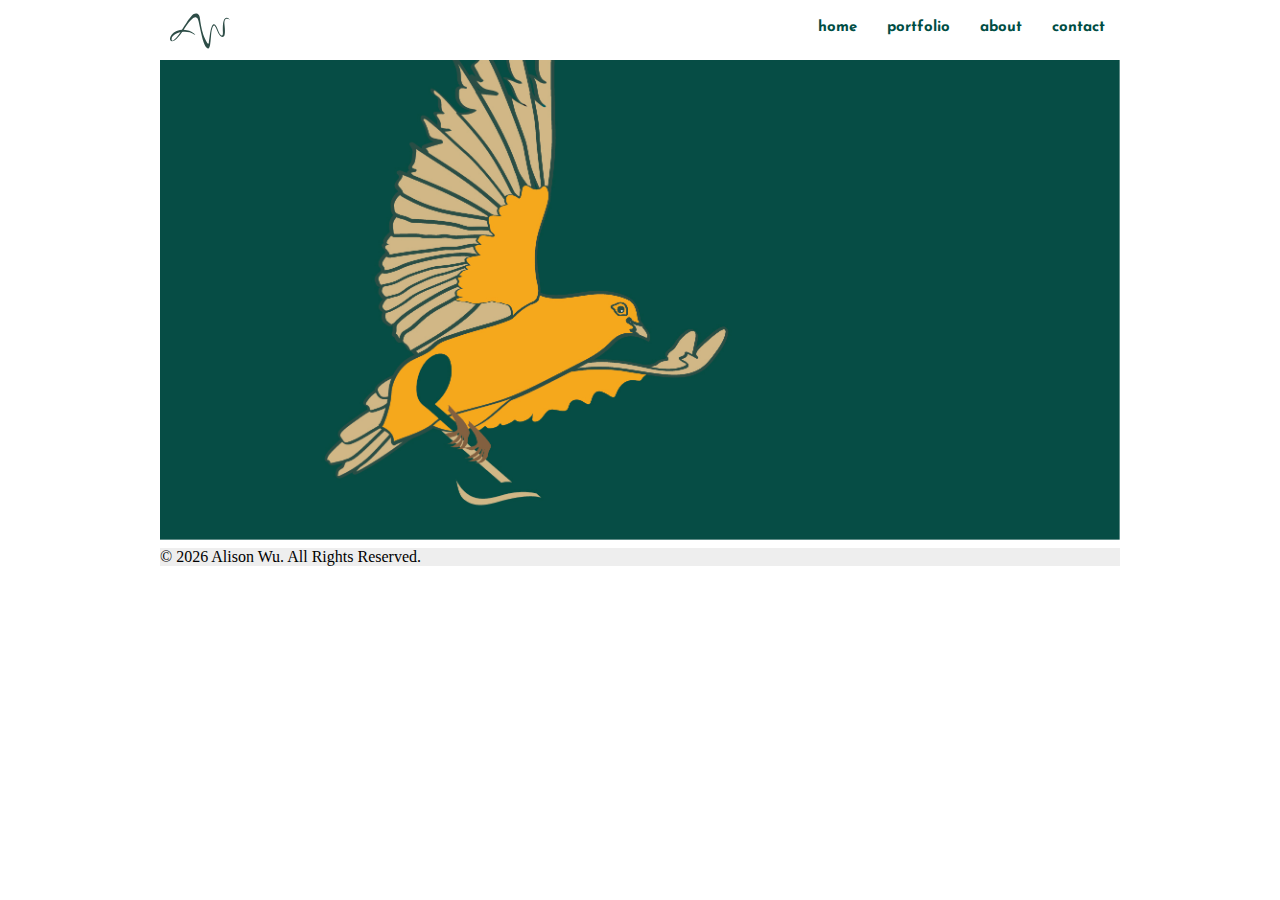
<file: Wenchi_W_Final_Project_1202/index.html>
<!DOCTYPE html>
<html lang="en">
<head>
	<meta charset="utf-8">
	<title>Graphic designer from Toronto</title>
	<link href="styles/main.css" rel="stylesheet">
	<link href="https://fonts.googleapis.com/css?family=Josefin+Sans&display=swap" rel="stylesheet">
</head>
<body>

	<div id="container">
		<header>
			<h1><img src="images/my logo.svg" alt="a logo of upper case a and w in scipt typeface"></h1>
		</header>

		<nav>
			<ul>
				<li><a href="contact.html">contact</a></li>
				<li><a href="about.html">about</a></li>
				<li><a href="portfolio.html">portfolio</a></li>
				<li><a href="index.html">home</a></li>
		</nav><!-- this is the end of nav --> 

		<div id="banner">
			<h1><img src="images/Banners_home.jpg" alt="bird, guitar and snail" style="width:960px;height: 480px;"></h1>
		</div><!-- this is the end of column1 -->

		

		<footer>

			<p>&copy; <script> document.write( new Date().getFullYear() );</script> Alison Wu. All Rights Reserved.</p>

		</footer><!-- this is the end of footer -->

	</div><!-- this is the end of container -->
</body>
</html>
</file>
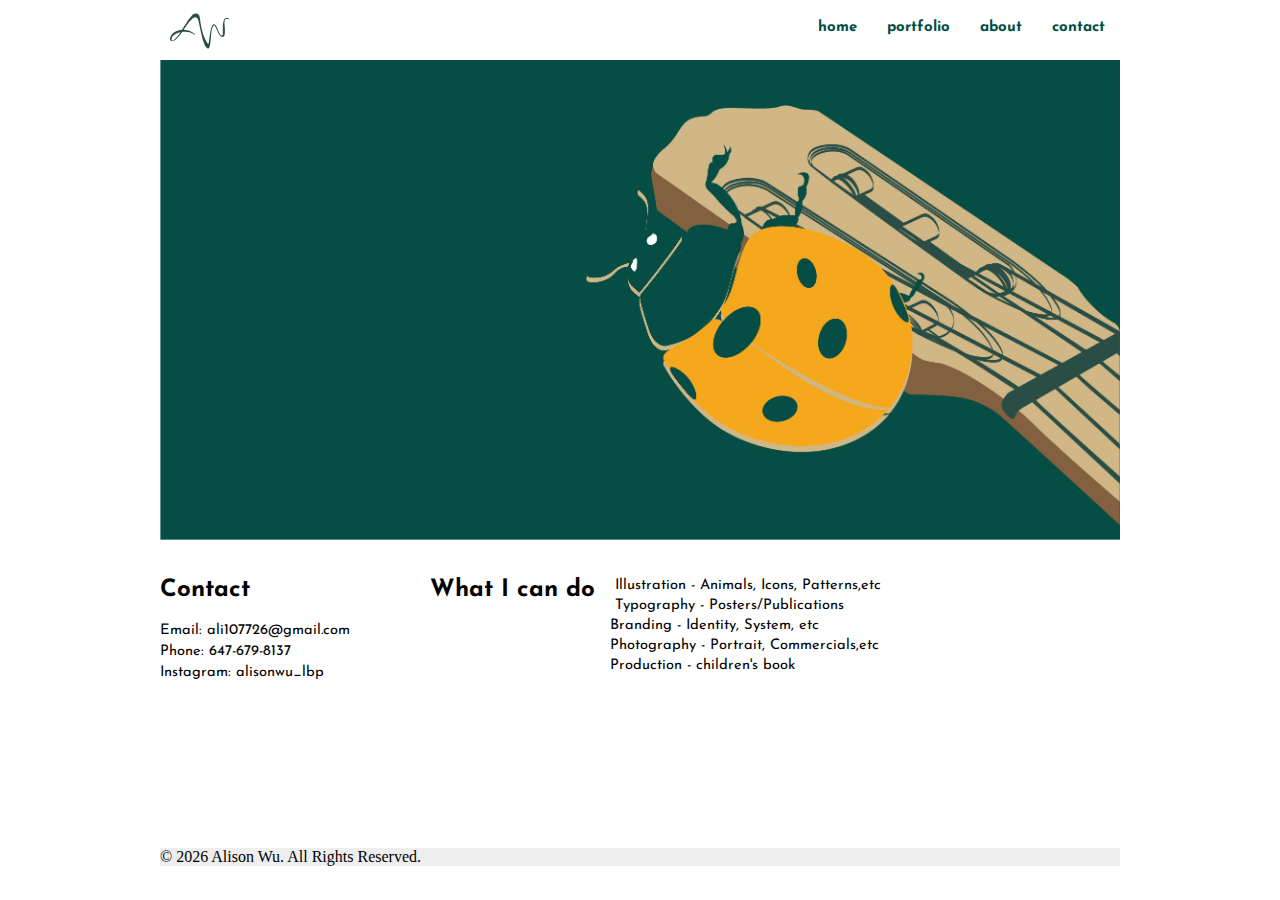
<file: Wenchi_W_Final_Project_1202/contact.html>
<!DOCTYPE html>
<html lang="en">
<head>
	<meta charset="utf-8">
	<title>Graphic designer from Toronto</title>
	<link href="styles/main.css" rel="stylesheet">
	<link href="https://fonts.googleapis.com/css?family=Josefin+Sans&display=swap" rel="stylesheet">
</head>
<body>

	<div id="container">
		<header>
			<h1><img src="images/my logo.svg" alt="a logo of upper case a and w in scipt typeface"></h1>
		</header>

		<nav>
			<ul>
				<li><a href="contact.html">contact</a></li>
				<li><a href="about.html">about</a></li>
				<li><a href="portfolio.html">portfolio</a></li>
				<li><a href="index.html">home</a></li>
			</ul>
		</nav><!-- this is the end of nav --> 

		<div id="banner">
			<h1><img src="images/Banners_contact.jpg" alt="bird, guitar and snail" style="width:960px;height: 480px;"></h1>
		</div><!-- this is the end of column1 -->

		<section id="contactpage">

			<h2>What I can do</h2>
			<ul>
				
				<li>Illustration - Animals, Icons, Patterns,etc
				<li>Typography - Posters/Publications
				<li>Branding - Identity, System, etc
				<li>Photography - Portrait, Commercials,etc
				<li>Production - children's book

			</ul>
			

		</section><!-- this is the end of main content -->

		<aside>
			<h2>Contact</h2>
			<ul>
				<li>Email: ali107726@gmail.com
				<li>Phone: 647-679-8137
				<li>Instagram: alisonwu_lbp

			</ul>
		</aside><!-- this is the end of sidebar -->

		<footer>

			<p>&copy; <script> document.write( new Date().getFullYear() );</script> Alison Wu. All Rights Reserved.</p>

		</footer><!-- this is the end of footer -->

	</div><!-- this is the end of container -->
</body>
</html>
</file>
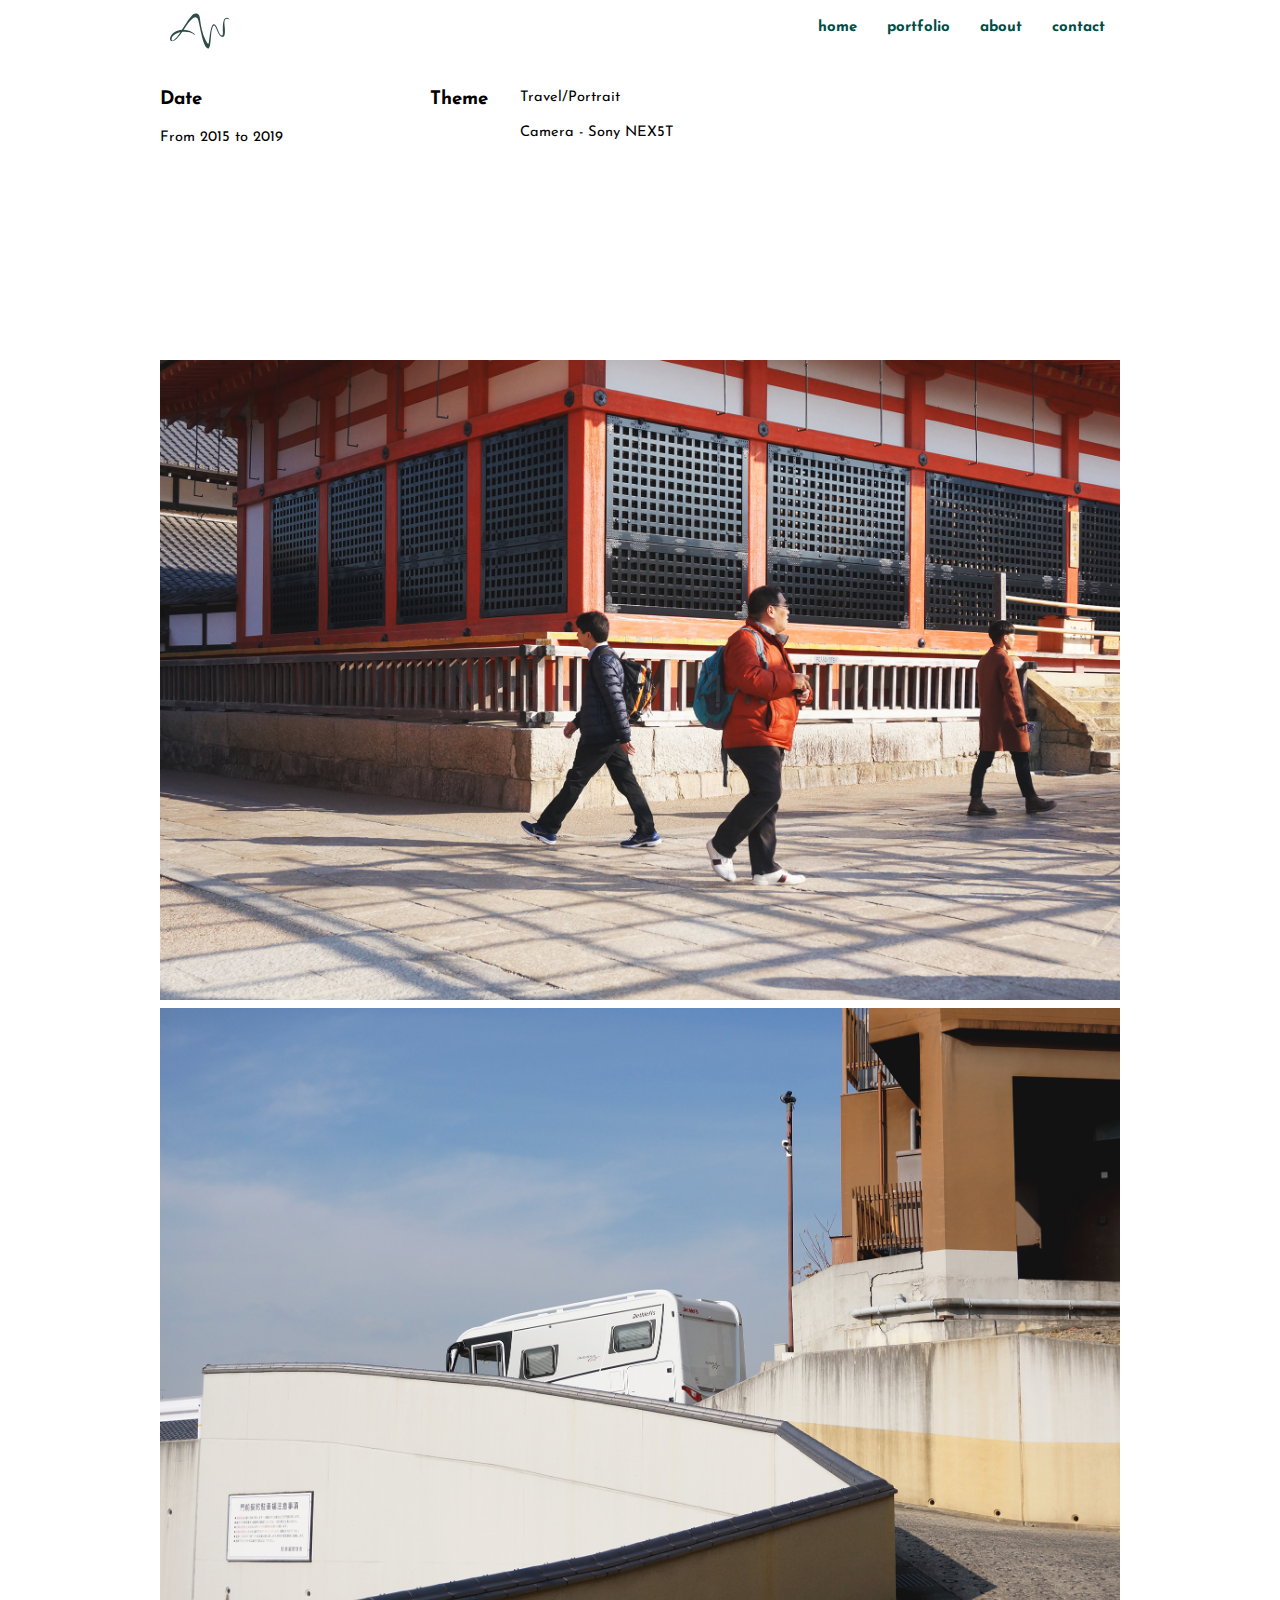
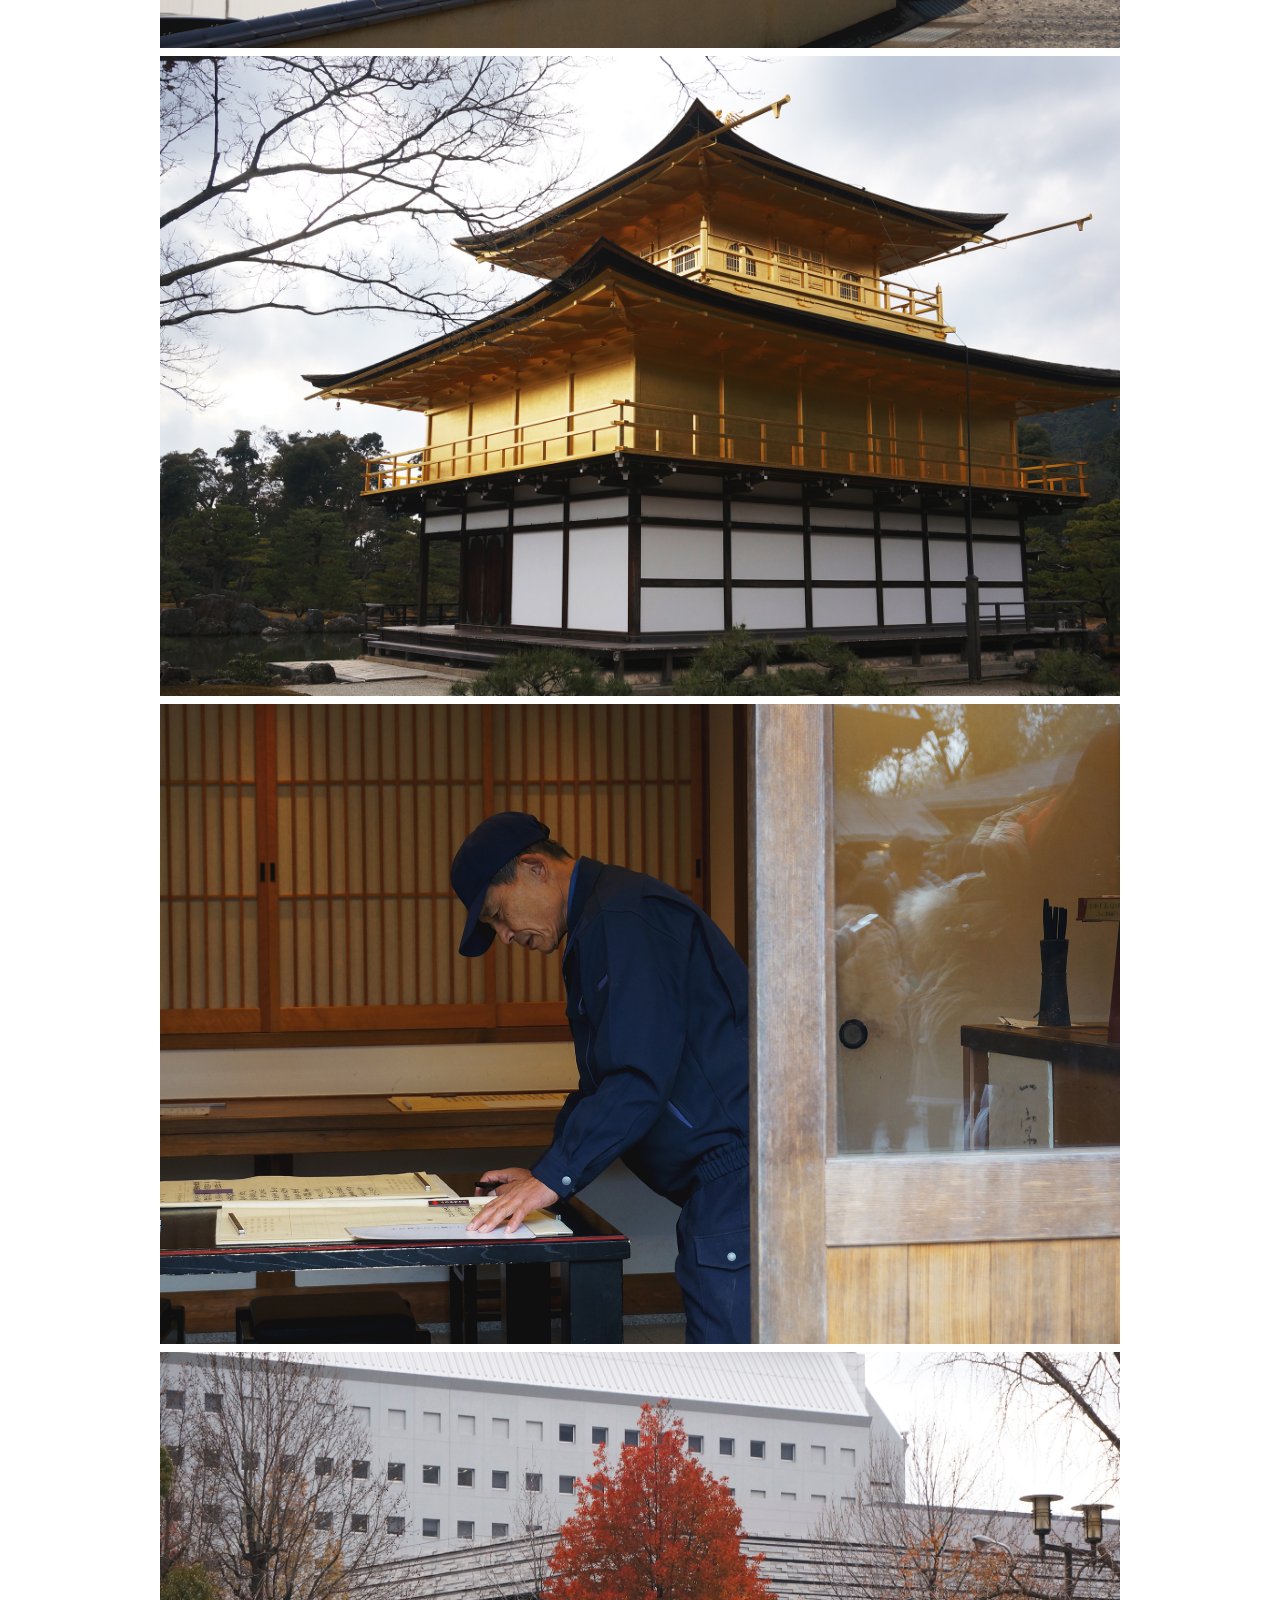
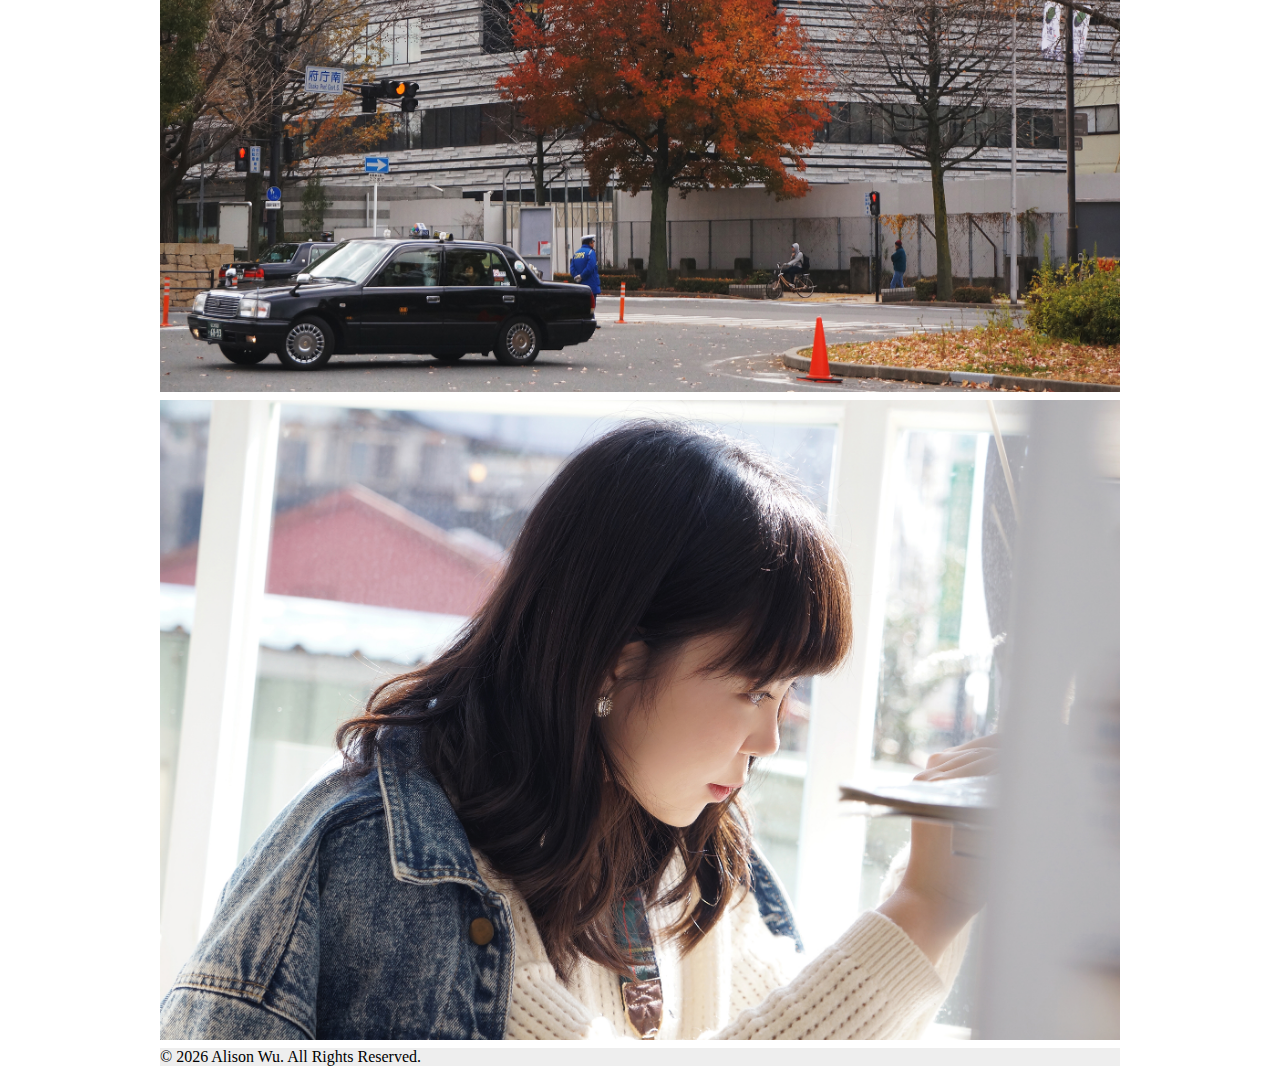
<file: Wenchi_W_Final_Project_1202/portfolio_next2.html>
<!DOCTYPE html>
<html lang="en">
<head>
	<meta charset="utf-8">
	<title>Graphic designer from Toronto</title>
	<link href="styles/main.css" rel="stylesheet">
	<link href="https://fonts.googleapis.com/css?family=Josefin+Sans&display=swap" rel="stylesheet">
</head>
<body>

	<div id="container">
		<header>
			<h1><img src="images/my logo.svg" alt="a logo of upper case a and w in scipt typeface"></h1>
		</header>

		<nav>
			<ul>
				<li><a href="contact.html">contact</a></li>
				<li><a href="about.html">about</a></li>
				<li><a href="portfolio.html">portfolio</a></li>
				<li><a href="index.html">home</a></li>
			</ul>
		</nav><!-- this is the end of nav --> 

		

		<section>
			<h3>Theme</h3>
			<p>Travel/Portrait</p>
			<p>Camera - Sony NEX5T</p>
		</section><!-- this is the end of main content -->

		<aside>
			<h3>Date</h3>
			<ul>
				<li>From 2015 to 2019</li>
			</ul>
		</aside><!-- this is the end of sidebar -->

		<div id="banner">
			<h1><img src="images/pub4_1.jpg" alt="bird, guitar and snail" style="width:960px;height: 640px;"></h1>
			<h1><img src="images/pub4_2.jpg" alt="bird, guitar and snail" style="width:960px;height: 640px;"></h1>
			<h1><img src="images/pub4_3.jpg" alt="bird, guitar and snail" style="width:960px;height: 640px;"></h1>
			<h1><img src="images/pub4_4.jpg" alt="bird, guitar and snail" style="width:960px;height: 640px;"></h1>
			<h1><img src="images/pub4_5.jpg" alt="bird, guitar and snail" style="width:960px;height: 640px;"></h1>
			<h1><img src="images/pub4_6.jpg" alt="bird, guitar and snail" style="width:960px;height: 640px;"></h1>
		</div><!-- this is the end of column1 -->

		<footer>

			<p>&copy; <script> document.write( new Date().getFullYear() );</script> Alison Wu. All Rights Reserved.</p>

		</footer><!-- this is the end of footer -->

	</div><!-- this is the end of container -->
</body>
</html>
</file>
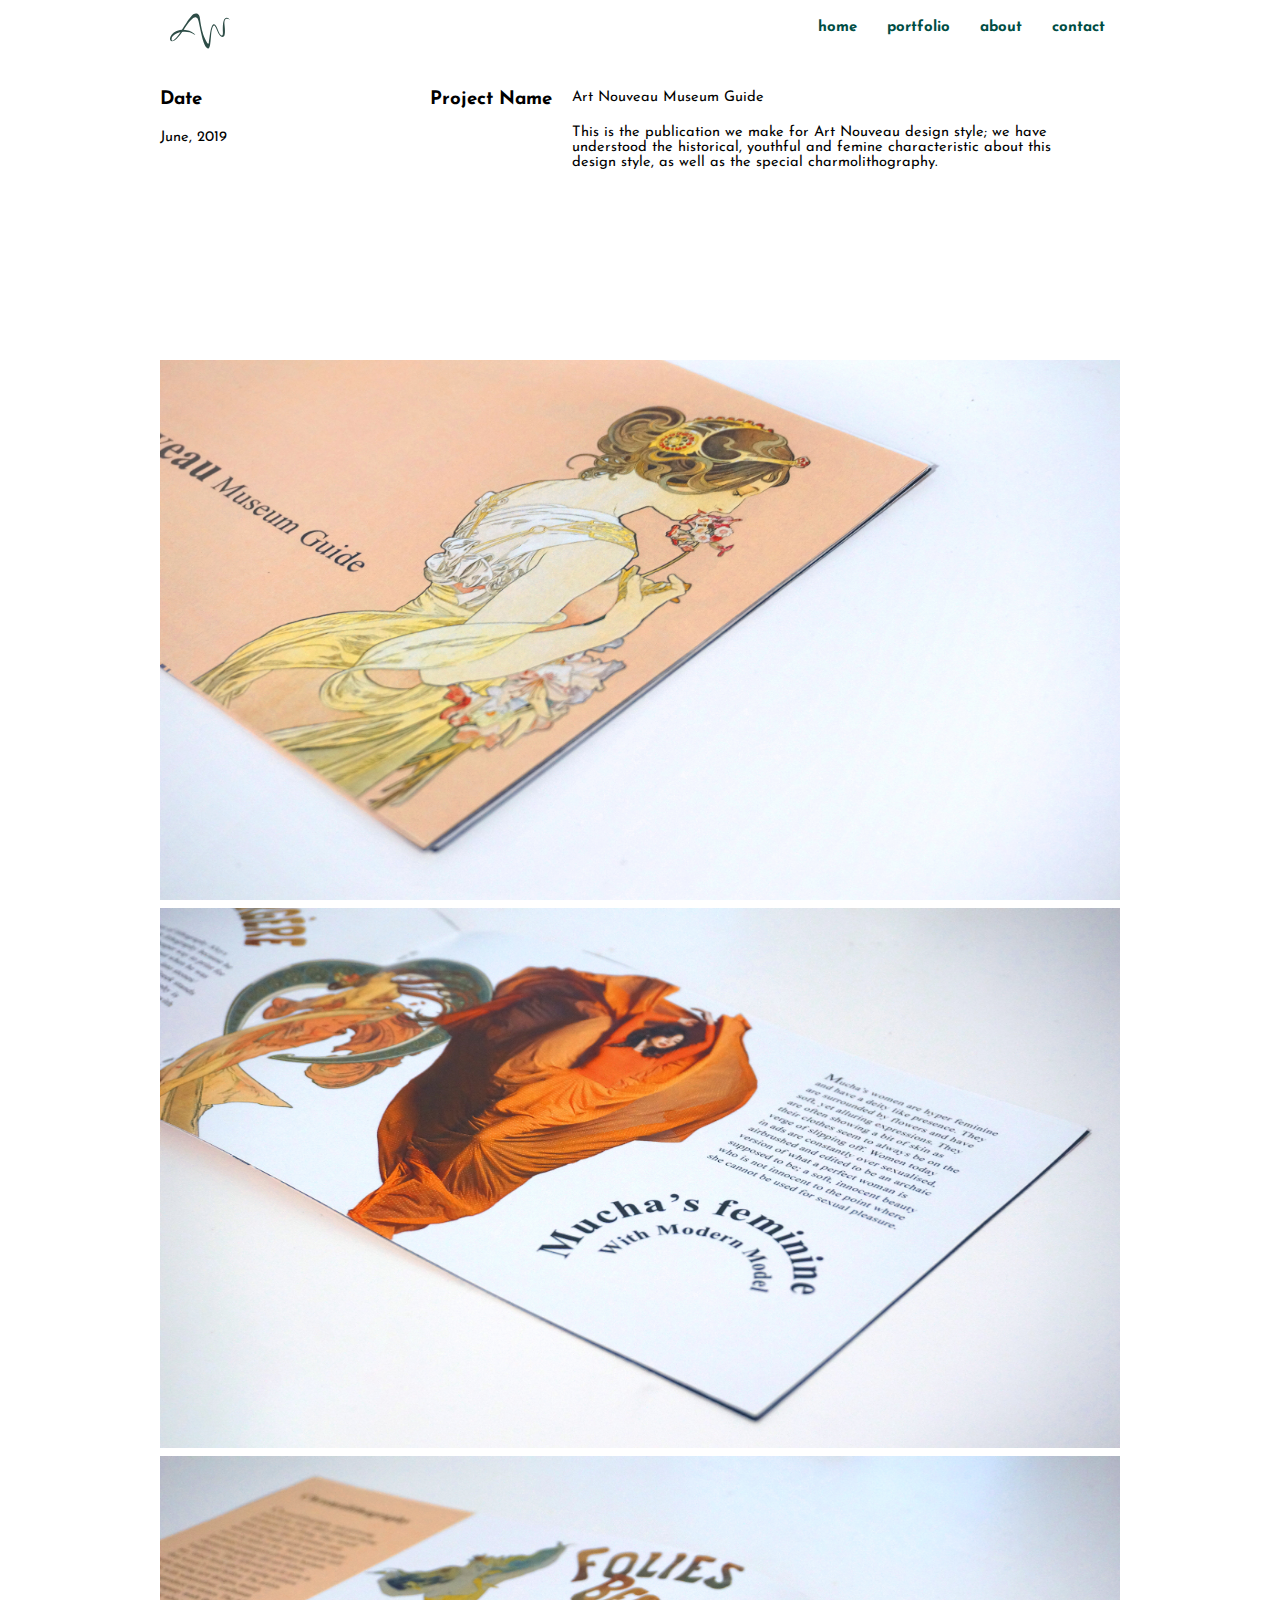
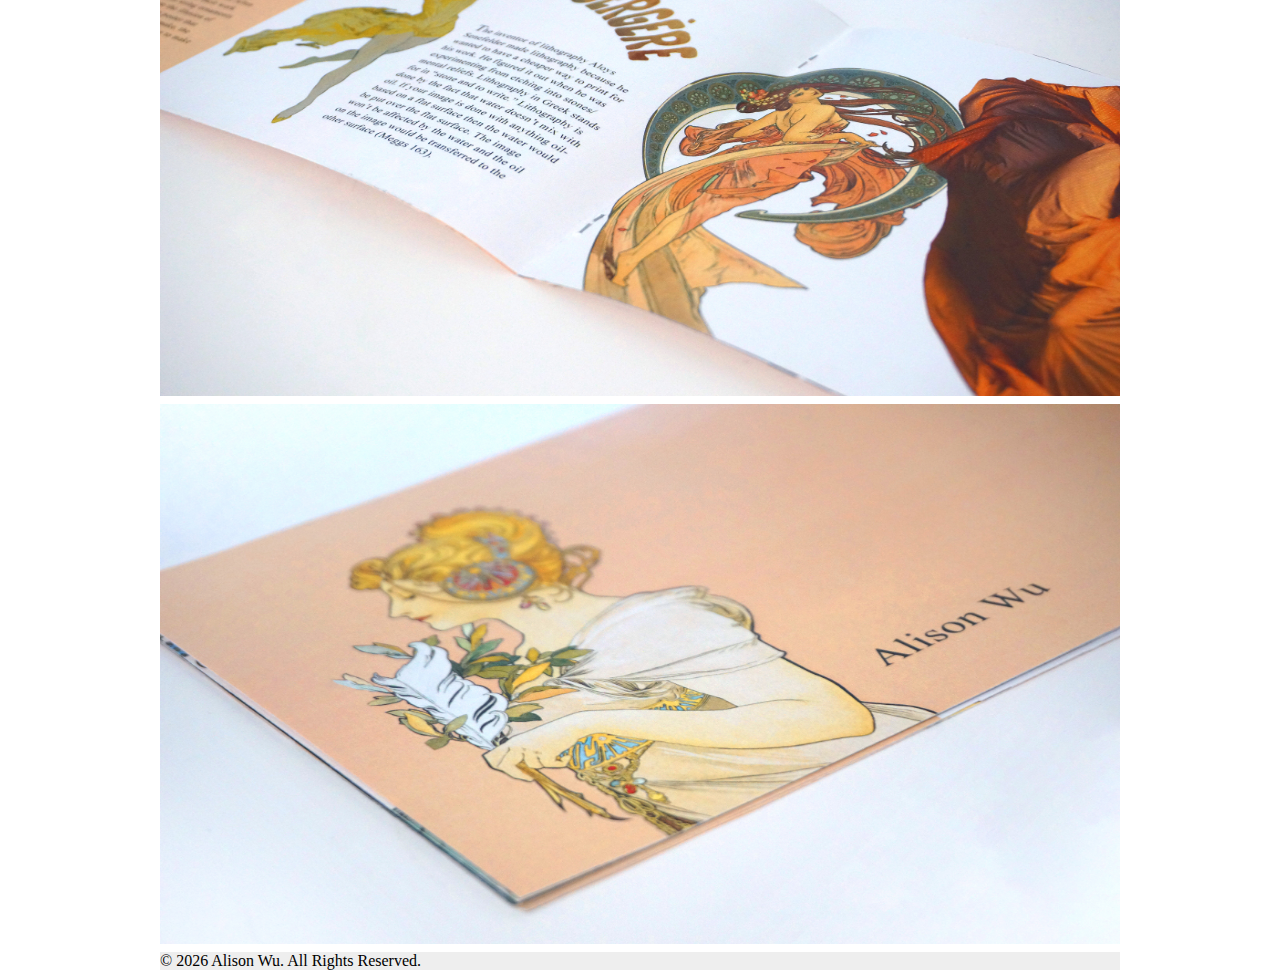
<file: Wenchi_W_Final_Project_1202/portfolio_next3.html>
<!DOCTYPE html>
<html lang="en">
<head>
	<meta charset="utf-8">
	<title>Graphic designer from Toronto</title>
	<link href="styles/main.css" rel="stylesheet">
	<link href="https://fonts.googleapis.com/css?family=Josefin+Sans&display=swap" rel="stylesheet">
</head>
<body>

	<div id="container">
		<header>
			<h1><img src="images/my logo.svg" alt="a logo of upper case a and w in scipt typeface"></h1>
		</header>

		<nav>
			<ul>
				<li><a href="contact.html">contact</a></li>
				<li><a href="about.html">about</a></li>
				<li><a href="portfolio.html">portfolio</a></li>
				<li><a href="index.html">home</a></li>
			</ul>
		</nav><!-- this is the end of nav --> 

		

		<section>
			<h3>Project Name</h3>
			<p id="p">Art Nouveau Museum Guide</p>
			<p id="p">This is the publication we make for Art Nouveau design style; we have understood the historical, youthful and femine characteristic about this design style, as well as the special charmolithography. </p>
		</section><!-- this is the end of main content -->

		<aside>
			<h3>Date</h3>
			<ul>
				<li> June, 2019</li>
			</ul>
		</aside><!-- this is the end of sidebar -->

		<div id="banner">
			<h1><img src="images/pub1_1.jpg" alt="bird, guitar and snail" style="width:960px;height: 540px;"></h1>
			<h1><img src="images/pub1_2.jpg" alt="bird, guitar and snail" style="width:960px;height: 540px;"></h1>
			<h1><img src="images/pub1_3.jpg" alt="bird, guitar and snail" style="width:960px;height: 540px;"></h1>
			<h1><img src="images/pub1_4.jpg" alt="bird, guitar and snail" style="width:960px;height: 540px;"></h1>
		</div><!-- this is the end of column1 -->

		<footer>

			<p>&copy; <script> document.write( new Date().getFullYear() );</script> Alison Wu. All Rights Reserved.</p>

		</footer><!-- this is the end of footer -->

	</div><!-- this is the end of container -->
</body>
</html>
</file>
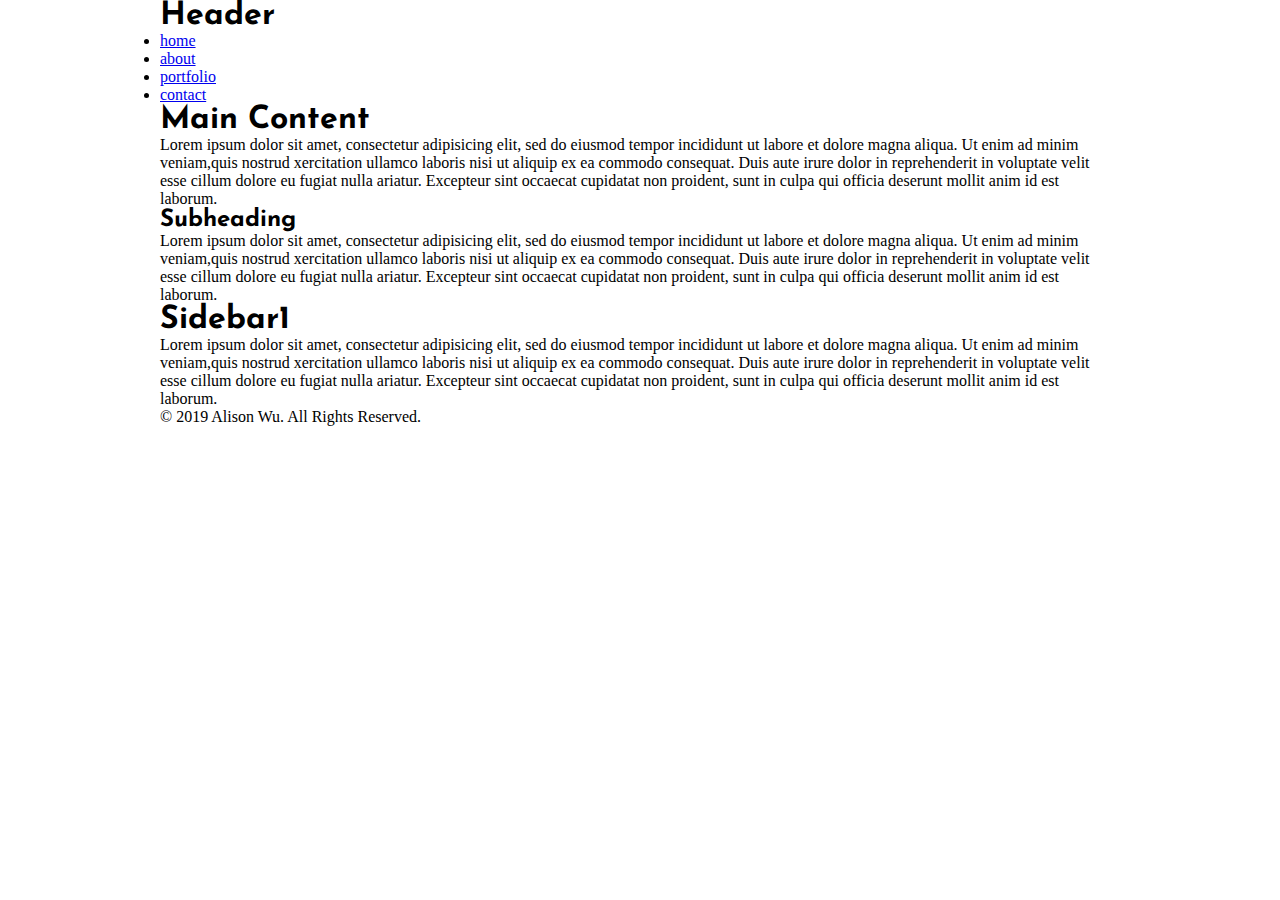
<file: Wenchi_W_Final_Project_1202/template.html>
<!DOCTYPE html>
<html lang="en">
<head>
	<meta charset="utf-8">
	<title>Graphic designer from Toronto</title>
	<link href="styles/main.css" rel="stylesheet">
	<link href="https://fonts.googleapis.com/css?family=Josefin+Sans&display=swap" rel="stylesheet">
</head>
<body>

	<div id="container">
		<div id="header">
			<h1>Header</h1>
		</div>

		<div id="nav">
			<ul>
				<li><a href="index.html">home</a></li>
				<li><a href="about.html">about</a></li>
				<li><a href="portfolio.html">portfolio</a></li>
				<li><a href="contact.html">contact</a></li>
			</ul>
		</div><!-- this is the end of nav --> 

		<div id="maincontent">
			<h1>Main Content</h1>
			<p>Lorem ipsum dolor sit amet, consectetur adipisicing elit, sed do eiusmod tempor incididunt ut labore et dolore magna aliqua. Ut enim ad minim veniam,quis nostrud xercitation ullamco laboris nisi ut aliquip ex ea commodo consequat. Duis aute irure dolor in reprehenderit in voluptate velit esse cillum dolore eu fugiat nulla ariatur. Excepteur sint occaecat cupidatat non proident, sunt in culpa qui officia deserunt mollit anim id est laborum.</p>
			<h2>Subheading</h2>
			<p>Lorem ipsum dolor sit amet, consectetur adipisicing elit, sed do eiusmod tempor incididunt ut labore et dolore magna aliqua. Ut enim ad minim veniam,quis nostrud xercitation ullamco laboris nisi ut aliquip ex ea commodo consequat. Duis aute irure dolor in reprehenderit in voluptate velit esse cillum dolore eu fugiat nulla ariatur. Excepteur sint occaecat cupidatat non proident, sunt in culpa qui officia deserunt mollit anim id est laborum.</p>
		</div><!-- this is the end of main content -->

		<div id="sidebar1">
			<h1>Sidebar1</h1>
			<p>Lorem ipsum dolor sit amet, consectetur adipisicing elit, sed do eiusmod tempor incididunt ut labore et dolore magna aliqua. Ut enim ad minim veniam,quis nostrud xercitation ullamco laboris nisi ut aliquip ex ea commodo consequat. Duis aute irure dolor in reprehenderit in voluptate velit esse cillum dolore eu fugiat nulla ariatur. Excepteur sint occaecat cupidatat non proident, sunt in culpa qui officia deserunt mollit anim id est laborum.</p>
		</div><!-- this is the end of sidebar -->

		<div id="footer">

			<p>&copy; 2019 Alison Wu. All Rights Reserved.</p>

		</div><!-- this is the end of footer -->

	</div><!-- this is the end of container -->
</body>
</html>
</file>
<file: Wenchi_W_Final_Project_1202/styles/main.css>
/*reset css*/
/* http://meyerweb.com/eric/tools/css/reset/ 
   v2.0 | 20110126
   License: none (public domain)*/

html, body, div, span, applet, object, iframe,
h1, h2, h3, h4, h5, h6, p, blockquote, pre,
a, abbr, acronym, address, big, cite, code,
del, dfn, em, img, ins, kbd, q, s, samp,
small, strike, strong, sub, sup, tt, var,
b, u, i, dl, dt, dd, ol, ul, li,
fieldset, form, label, legend,
table, caption, tbody, tfoot, thead, tr, th, td,
article, aside, canvas, details, embed, 
figure, figcaption, footer, header, hgroup, 
menu, nav, output, section, summary,
time, mark, audio, video {
	margin: 0;
	padding: 0;
	border: 0;
	
}

html::-webkit-scrollbar {
    display: none;
}

body{
	background-color: #ffffff;
}

h1{
	font-family: 'Josefin Sans', sans-serif;
}

h2{
	font-family: 'Josefin Sans', sans-serif;
}

#container{
	background-color: #ffffff;
	width: 960px;
	margin-left: auto;
	margin-right: auto;
	

}

header{
	background-color: none;
	float:left;
	padding-top: 5px;
	height: 50px;
	width: 80px;

	
	 
}

nav{
	height: 60px;
	background-color: none;
	float: right;
	

	}


nav ul{
	list-style-type: none;
	font-family: 'Josefin Sans', sans-serif;
	padding-top: 10px;
	

	
}

nav li{
	display: inline;
	font-size: 15px;
	font-weight: bold;
	

}

nav a:link, nav a:visited{
	color: #004D44;
	display:inline-block;
	padding-top: 10px;
	padding-bottom: 5px;
	margin-right: 15px;
	margin-left: 15px;
	float: right;
	text-decoration:none;

}

nav a:hover{
	
	color: #F5A800;

}


section{
	background-color: #ffffff;
	width:680px;/* width 700px*/
	height: 290px;/* height 300px*/
	float: right;
	padding-left: 10px;
	padding-right: 10px;
	padding-top: 10px;
 
}

section h2{
	font-family: 'Josefin Sans', sans-serif;
	padding-top: 20px;
	padding-left: 0px;
	padding-right: 20px;
	float: left;
}

section h3{
	font-family: 'Josefin Sans', sans-serif;
	height: 100px;
	padding-top: 20px;
	padding-left: 0px;
	padding-right: 20px;
	float: left;
}

#p{
	font-family: 'Josefin Sans', sans-serif;
	padding-top: 20px;
	padding-left: 140px;
	padding-right: 20px;
}


section p{
	font-family: 'Josefin Sans', sans-serif;
	font-size: 11pt;
	padding-top: 20px;
	padding-left: 90px;
	padding-right: 20px;
}

section ul{
	padding-top: 15px;
	padding-left: 110px;
	font-family: 'Josefin Sans', sans-serif;
	list-style-type: none;
}

section ul li{
	padding-top: 6px;
	font-size: 11pt;
}

/*section*/
#contactpage{
	background-color: #ffffff;
	width:680px;/* width 700px*/
	height: 290px;/* height 300px*/
	float: right;
	padding-left: 10px;
	padding-right: 10px;
	padding-top: 10px;
 
}

#contactpage ul{
	padding-top: 15px;
	padding-left: 180px;
	font-family: 'Josefin Sans', sans-serif;
	list-style-type: none;
}

#contactpage ul li{
	padding-top: 5px;
}

aside{
	background-color: #ffffff;
	width: 240px; /* width 260px */
	height: 290px; /* height 300px*/
	float: left;
	/*padding-left: 10px;
	padding-right: 10px;*/
	padding-top: 10px;

}


aside h1{
	font-family: 'Josefin Sans', sans-serif;
	font-size: 30px;
}

aside h1 img{

	
	margin-top: 20PX;
}

aside h2{
	font-family: 'Josefin Sans', sans-serif;
	padding-top: 20px;
	padding-left: 0px;
	padding-right: 20px;
	
}

aside h3{
	font-family: 'Josefin Sans', sans-serif;
	padding-top: 20px;
	padding-left: 0px;
	padding-right: 20px;
	
}

aside ul{
	padding-top: 15px;
	padding-left: 0px;
	font-family: 'Josefin Sans', sans-serif;
	list-style-type: none;
}

aside ul li{
	padding-top: 6px;
	font-size: 11pt;
}


#banner{

	background-color: none;
	width: 960px;/*width=960px */
	height: 100%;
	float:left;
	text-align: center;
}

#column1{

	background-color: #F5A800;
	width: 920px;/*width=960px */
	height: 190px;
	float:left;
	padding-top: 110px;
	padding-left: 20px;
	padding-right: 20px;
	text-align: center;
	text-decoration: none;
}

#column1 h1 a:link, h1 a:visited{
	font-size: 80px;
	text-align: center;
	color: #004D44;
	text-decoration:none;

}

#column1 a:hover{
	
	color: #fffcc0;

}

#column2{
	background-color: #F5A800;
	width: 920px;/*width=260px */
	height: 190px;
	float:left;
	margin-top: 5px;
	padding-top: 110px;
	padding-left: 20px;
	padding-right: 20px;
	text-align: center;
}

#column2 h1 a:link, h1 a:visited{
	font-size: 80px;
	text-align: center;
	color: #004D44;
	text-decoration:none;

}

#column2 a:hover{
	
	color: #fffcc0;
}

#column3{
	background-color: #F5A800;
	width: 920px;/*width=260px */
	height: 190px;
	float:left;
	margin-top: 5px;
	padding-top: 110px;
	padding-left: 20px;
	padding-right: 20px;
	text-align: center;
}

#column3 h1 a:link, h1 a:visited{
	font-size: 80px;
	text-align: center;
	color: #004D44;
	text-decoration:none;

}

#column3 a:hover{
	
	color: #fffcc0;
}

#column4{
	background-color: #F5A800;
	width: 920px;/*width=260px */
	height: 190px;
	float:left;
	margin-top: 5px;
	padding-top: 110px;
	padding-left: 20px;
	padding-right: 20px;
	text-align: center;
}

#column4 h1 a:link, h1 a:visited{
	font-size: 80px;
	text-align: center;
	color: #004D44;
	text-decoration:none;

}

#column4 a:hover{
	
	color: #fffcc0;
}

footer{
	background-color: #eeeeee;
	clear: left;
}

/* apply the following style only if the screen is 768px or less
@media screen and (max-width: 768px){

 body{
 	background-color: red;
 }

 .container{
 	width:100%;
 }
 aside{
 	float:none;
 	width: 100%;
 }
 section{
 	float: none;
 	width: 100%;
 }
}

*/
</file>
